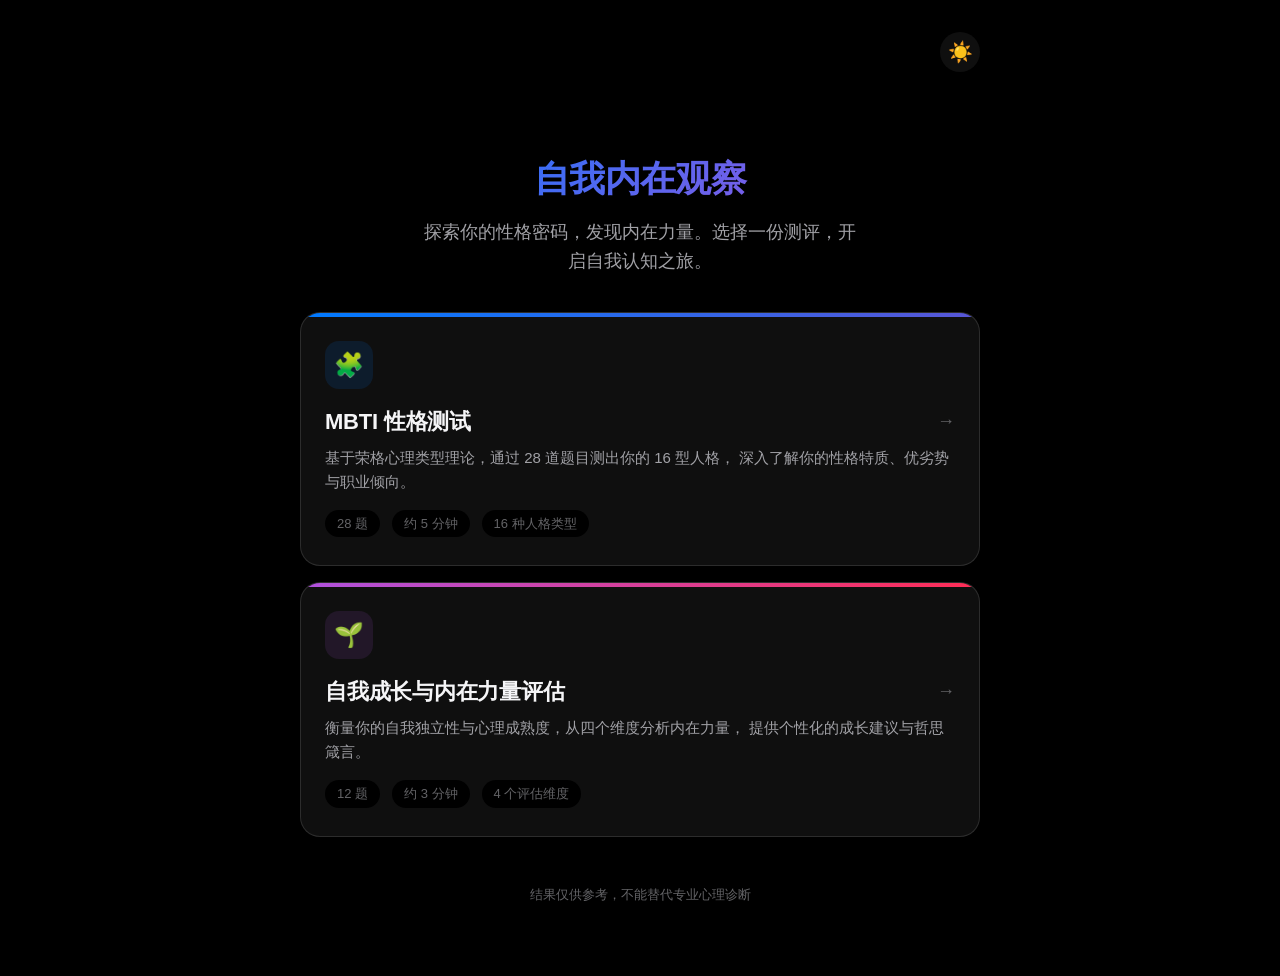
<file: index.html>
<!DOCTYPE html>
<html lang="zh-CN">
<head>
  <meta charset="UTF-8">
  <meta name="viewport" content="width=device-width, initial-scale=1.0, viewport-fit=cover">
  <meta name="apple-mobile-web-app-capable" content="yes">
  <meta name="apple-mobile-web-app-status-bar-style" content="default">
  <meta name="theme-color" content="#000000">
  <title>自我内在观察</title>
  <style>
    /* ============ CSS Variables ============ */
    :root {
      --color-bg: #F5F5F7;
      --color-surface: rgba(255, 255, 255, 0.8);
      --color-surface-hover: rgba(255, 255, 255, 0.95);
      --color-text: #1D1D1F;
      --color-text-secondary: #6E6E73;
      --color-text-tertiary: #AEAEB2;
      --color-accent: #0071E3;
      --color-accent-2: #5856D6;
      --color-border: rgba(0, 0, 0, 0.08);
      --color-shadow: rgba(0, 0, 0, 0.06);
      --color-gradient-1: #007AFF;
      --color-gradient-2: #5856D6;
      --color-gradient-3: #AF52DE;
      --color-gradient-4: #FF2D55;
      --font-family: -apple-system, BlinkMacSystemFont, 'SF Pro Display', 'SF Pro Text',
        'Helvetica Neue', 'PingFang SC', 'Hiragino Sans GB', 'Microsoft YaHei', sans-serif;
      --radius-card: 20px;
      --radius-button: 9999px;
      --transition: 0.3s cubic-bezier(0.25, 0.1, 0.25, 1);
    }

    [data-theme="dark"] {
      --color-bg: #000000;
      --color-surface: rgba(255, 255, 255, 0.06);
      --color-surface-hover: rgba(255, 255, 255, 0.1);
      --color-text: #F5F5F7;
      --color-text-secondary: #A1A1A6;
      --color-text-tertiary: #636366;
      --color-accent: #0A84FF;
      --color-accent-2: #5E5CE6;
      --color-border: rgba(255, 255, 255, 0.12);
      --color-shadow: rgba(0, 0, 0, 0.3);
    }

    @media (prefers-color-scheme: dark) {
      :root:not([data-theme="light"]) {
        --color-bg: #000000;
        --color-surface: rgba(255, 255, 255, 0.06);
        --color-surface-hover: rgba(255, 255, 255, 0.1);
        --color-text: #F5F5F7;
        --color-text-secondary: #A1A1A6;
        --color-text-tertiary: #636366;
        --color-accent: #0A84FF;
        --color-accent-2: #5E5CE6;
        --color-border: rgba(255, 255, 255, 0.12);
        --color-shadow: rgba(0, 0, 0, 0.3);
      }
    }

    /* ============ Reset & Base ============ */
    *, *::before, *::after {
      margin: 0;
      padding: 0;
      box-sizing: border-box;
    }

    html {
      -webkit-font-smoothing: antialiased;
      -moz-osx-font-smoothing: grayscale;
    }

    body {
      font-family: var(--font-family);
      background: var(--color-bg);
      color: var(--color-text);
      min-height: 100vh;
      min-height: 100dvh;
      display: flex;
      flex-direction: column;
      align-items: center;
      transition: background 0.3s ease, color 0.3s ease;
      line-height: 1.5;
    }

    .container {
      width: 100%;
      max-width: 720px;
      padding: 24px 20px 48px;
      display: flex;
      flex-direction: column;
      gap: 24px;
    }

    /* ============ Top Bar ============ */
    .top-bar {
      display: flex;
      justify-content: space-between;
      align-items: center;
      padding: 8px 0;
    }

    .theme-toggle {
      width: 40px;
      height: 40px;
      border-radius: 50%;
      border: none;
      background: var(--color-surface);
      backdrop-filter: blur(20px);
      -webkit-backdrop-filter: blur(20px);
      cursor: pointer;
      font-size: 20px;
      display: flex;
      align-items: center;
      justify-content: center;
      color: var(--color-text);
      transition: var(--transition);
    }

    .theme-toggle:hover {
      background: var(--color-surface-hover);
      transform: scale(1.05);
    }

    .theme-toggle:active {
      transform: scale(0.95);
    }

    /* ============ Hero ============ */
    .hero {
      text-align: center;
      padding: 48px 0 12px;
      animation: fadeInUp 0.6s cubic-bezier(0.25, 0.1, 0.25, 1);
    }

    .hero h1 {
      font-size: 36px;
      font-weight: 700;
      letter-spacing: -0.02em;
      margin-bottom: 12px;
      background: linear-gradient(135deg, var(--color-gradient-1), var(--color-gradient-3));
      -webkit-background-clip: text;
      -webkit-text-fill-color: transparent;
      background-clip: text;
    }

    .hero p {
      font-size: 18px;
      color: var(--color-text-secondary);
      line-height: 1.6;
      max-width: 440px;
      margin: 0 auto;
    }

    /* ============ Cards ============ */
    .cards {
      display: flex;
      flex-direction: column;
      gap: 16px;
    }

    .card {
      display: block;
      text-decoration: none;
      color: inherit;
      background: var(--color-surface);
      backdrop-filter: blur(20px);
      -webkit-backdrop-filter: blur(20px);
      border: 1px solid var(--color-border);
      border-radius: var(--radius-card);
      padding: 28px 24px;
      transition: var(--transition);
      cursor: pointer;
      position: relative;
      overflow: hidden;
      animation: fadeInUp 0.6s cubic-bezier(0.25, 0.1, 0.25, 1) both;
    }

    .card:nth-child(1) { animation-delay: 0.1s; }
    .card:nth-child(2) { animation-delay: 0.2s; }

    .card:hover {
      background: var(--color-surface-hover);
      transform: translateY(-2px);
      box-shadow: 0 8px 32px var(--color-shadow);
    }

    .card:active {
      transform: scale(0.98);
    }

    .card-accent {
      position: absolute;
      top: 0;
      left: 0;
      width: 100%;
      height: 4px;
    }

    .card:nth-child(1) .card-accent {
      background: linear-gradient(90deg, var(--color-gradient-1), var(--color-gradient-2));
    }

    .card:nth-child(2) .card-accent {
      background: linear-gradient(90deg, var(--color-gradient-3), var(--color-gradient-4));
    }

    .card-icon {
      width: 48px;
      height: 48px;
      border-radius: 14px;
      display: flex;
      align-items: center;
      justify-content: center;
      font-size: 24px;
      margin-bottom: 16px;
    }

    .card:nth-child(1) .card-icon {
      background: rgba(0, 122, 255, 0.12);
      color: var(--color-gradient-1);
    }

    .card:nth-child(2) .card-icon {
      background: rgba(175, 82, 222, 0.12);
      color: var(--color-gradient-3);
    }

    .card-header {
      display: flex;
      align-items: center;
      justify-content: space-between;
      margin-bottom: 8px;
    }

    .card h2 {
      font-size: 22px;
      font-weight: 600;
      letter-spacing: -0.01em;
    }

    .card-arrow {
      font-size: 18px;
      color: var(--color-text-tertiary);
      transition: var(--transition);
    }

    .card:hover .card-arrow {
      transform: translateX(4px);
      color: var(--color-accent);
    }

    .card-desc {
      font-size: 15px;
      color: var(--color-text-secondary);
      line-height: 1.6;
      margin-bottom: 16px;
    }

    .card-meta {
      display: flex;
      gap: 12px;
      flex-wrap: wrap;
    }

    .meta-tag {
      font-size: 13px;
      color: var(--color-text-tertiary);
      background: var(--color-bg);
      border-radius: 9999px;
      padding: 4px 12px;
    }

    /* ============ Footer ============ */
    .footer {
      text-align: center;
      padding: 24px 0;
      color: var(--color-text-tertiary);
      font-size: 13px;
      animation: fadeInUp 0.6s cubic-bezier(0.25, 0.1, 0.25, 1) 0.3s both;
    }

    /* ============ Animations ============ */
    @keyframes fadeInUp {
      from {
        opacity: 0;
        transform: translateY(16px);
      }
      to {
        opacity: 1;
        transform: translateY(0);
      }
    }

    @media (prefers-reduced-motion: reduce) {
      *, *::before, *::after {
        animation-duration: 0.01ms !important;
        transition-duration: 0.01ms !important;
      }
    }

    /* ============ Responsive ============ */
    @media (max-width: 480px) {
      .hero {
        padding: 24px 0 8px;
      }
      .hero h1 {
        font-size: 28px;
      }
      .hero p {
        font-size: 16px;
      }
      .card {
        padding: 22px 18px;
      }
      .card h2 {
        font-size: 20px;
      }
    }
  </style>
</head>
<body>
  <div class="container">
    <!-- Top Bar -->
    <div class="top-bar">
      <div></div>
      <button class="theme-toggle" id="themeToggle" aria-label="切换主题">
        ☀️
      </button>
    </div>

    <!-- Hero -->
    <header class="hero">
      <h1>自我内在观察</h1>
      <p>探索你的性格密码，发现内在力量。选择一份测评，开启自我认知之旅。</p>
    </header>

    <!-- Questionnaire Cards -->
    <nav class="cards">
      <!-- MBTI 卡片 -->
      <a href="mbti/index.html" class="card">
        <div class="card-accent"></div>
        <div class="card-icon">🧩</div>
        <div class="card-header">
          <h2>MBTI 性格测试</h2>
          <span class="card-arrow">→</span>
        </div>
        <p class="card-desc">
          基于荣格心理类型理论，通过 28 道题目测出你的 16 型人格，
          深入了解你的性格特质、优劣势与职业倾向。
        </p>
        <div class="card-meta">
          <span class="meta-tag">28 题</span>
          <span class="meta-tag">约 5 分钟</span>
          <span class="meta-tag">16 种人格类型</span>
        </div>
      </a>

      <!-- 内在力量 卡片 -->
      <a href="inner_power/inner_power.html" class="card">
        <div class="card-accent"></div>
        <div class="card-icon">🌱</div>
        <div class="card-header">
          <h2>自我成长与内在力量评估</h2>
          <span class="card-arrow">→</span>
        </div>
        <p class="card-desc">
          衡量你的自我独立性与心理成熟度，从四个维度分析内在力量，
          提供个性化的成长建议与哲思箴言。
        </p>
        <div class="card-meta">
          <span class="meta-tag">12 题</span>
          <span class="meta-tag">约 3 分钟</span>
          <span class="meta-tag">4 个评估维度</span>
        </div>
      </a>
    </nav>

    <!-- Footer -->
    <footer class="footer">
      结果仅供参考，不能替代专业心理诊断
    </footer>
  </div>

  <script>
    (function () {
      // ========== Theme Management ==========
      const STORAGE_KEY = 'mbti_inner_theme';

      function getSavedTheme () {
        try {
          return localStorage.getItem(STORAGE_KEY);
        } catch (e) {
          return null;
        }
      }

      function applyTheme (theme) {
        if (theme === 'dark') {
          document.documentElement.setAttribute('data-theme', 'dark');
          document.querySelector('meta[name="theme-color"]')
            .setAttribute('content', '#000000');
          updateToggleIcon(true);
        } else if (theme === 'light') {
          document.documentElement.removeAttribute('data-theme');
          document.querySelector('meta[name="theme-color"]')
            .setAttribute('content', '#F5F5F7');
          updateToggleIcon(false);
        } else {
          // auto — remove attribute, let prefers-color-scheme media query handle it
          document.documentElement.removeAttribute('data-theme');
          const isDark = window.matchMedia('(prefers-color-scheme: dark)').matches;
          document.querySelector('meta[name="theme-color"]')
            .setAttribute('content', isDark ? '#000000' : '#F5F5F7');
          updateToggleIcon(isDark);
        }
      }

      function updateToggleIcon (isDark) {
        const btn = document.getElementById('themeToggle');
        if (!btn) return;
        btn.textContent = isDark ? '☀️' : '🌙';
      }

      function toggleTheme () {
        const current = document.documentElement.getAttribute('data-theme');
        let next;
        if (!current) {
          // auto → force opposite of system preference
          const isDark = window.matchMedia('(prefers-color-scheme: dark)').matches;
          next = isDark ? 'light' : 'dark';
        } else if (current === 'dark') {
          next = 'light';
        } else {
          next = 'dark';
        }
        try {
          localStorage.setItem(STORAGE_KEY, next);
        } catch (e) {}
        applyTheme(next);
      }

      // Listen for system theme changes when in auto mode
      window.matchMedia('(prefers-color-scheme: dark)')
        .addEventListener('change', function (e) {
          // re-apply if no explicit theme is saved
          if (!getSavedTheme()) {
            applyTheme(null);
          }
        });

      // Initialize — default to dark mode
      const saved = getSavedTheme();
      if (saved) {
        applyTheme(saved);
      } else {
        applyTheme('dark');
      }

      // Bind toggle
      document.getElementById('themeToggle').addEventListener('click', toggleTheme);

      // Persist theme choice to other projects via localStorage
      // Use the same key convention — each project reads their own, but
      // we broadcast the change so sub-projects can pick it up.
      const broadcastKeys = ['mbti_theme', 'inner_power_theme'];
      broadcastKeys.forEach(function (key) {
        try {
          if (!localStorage.getItem(key)) {
            localStorage.setItem(key, saved || 'dark');
          }
        } catch (e) {}
      });
    })();
  </script>
</body>
</html>
</file>
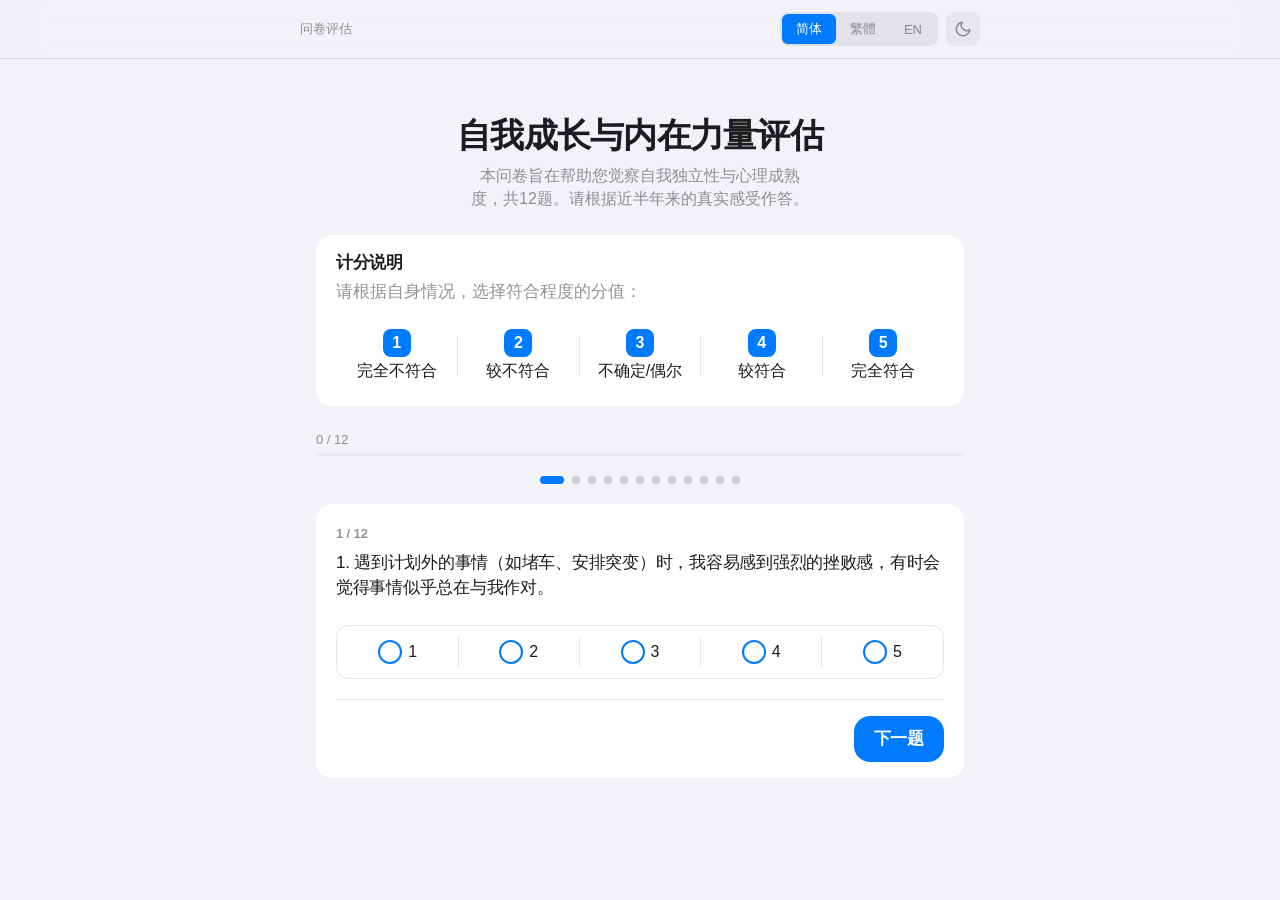
<file: inner_power/inner_power.html>
<!DOCTYPE html>
<html lang="zh-CN">
<head>
    <meta charset="UTF-8">
    <meta name="viewport" content="width=device-width, initial-scale=1.0, viewport-fit=cover">
    <meta name="apple-mobile-web-app-capable" content="yes">
    <meta name="apple-mobile-web-app-status-bar-style" content="default">
    <title>自我成长与内在力量评估</title>
    <link rel="stylesheet" href="css/style.css">
</head>
<body>

    <!-- Navigation Bar -->
    <nav class="nav-bar">
        <div class="nav-content">
            <span class="nav-title" id="navTitle">问卷评估</span>
            <div class="nav-actions">
                <div class="segmented-control">
                    <button class="segment-btn active" onclick="setLang('zh')">简体</button>
                    <button class="segment-btn" onclick="setLang('tw')">繁體</button>
                    <button class="segment-btn" onclick="setLang('en')">EN</button>
                </div>
                <button class="theme-toggle" id="themeToggle" onclick="toggleTheme()" aria-label="Toggle dark mode">
                    <svg class="icon-sun" width="18" height="18" viewBox="0 0 24 24" fill="none" stroke="currentColor" stroke-width="2" stroke-linecap="round" stroke-linejoin="round">
                        <circle cx="12" cy="12" r="5"></circle>
                        <line x1="12" y1="1" x2="12" y2="3"></line>
                        <line x1="12" y1="21" x2="12" y2="23"></line>
                        <line x1="4.22" y1="4.22" x2="5.64" y2="5.64"></line>
                        <line x1="18.36" y1="18.36" x2="19.78" y2="19.78"></line>
                        <line x1="1" y1="12" x2="3" y2="12"></line>
                        <line x1="21" y1="12" x2="23" y2="12"></line>
                        <line x1="4.22" y1="19.78" x2="5.64" y2="18.36"></line>
                        <line x1="18.36" y1="5.64" x2="19.78" y2="4.22"></line>
                    </svg>
                    <svg class="icon-moon" width="18" height="18" viewBox="0 0 24 24" fill="none" stroke="currentColor" stroke-width="2" stroke-linecap="round" stroke-linejoin="round">
                        <path d="M21 12.79A9 9 0 1 1 11.21 3 7 7 0 0 0 21 12.79z"></path>
                    </svg>
                </button>
            </div>
        </div>
    </nav>

    <div class="page-container">
        <!-- Hero Header -->
        <header class="hero">
            <h1 class="hero-title" id="mainTitle">自我成长与<br>内在力量评估</h1>
            <p class="hero-subtitle" id="subtitle">本问卷旨在帮助您觉察自我独立性与心理成熟度，共12题。请根据近半年来的真实感受作答。</p>
        </header>

        <!-- Info Card -->
        <div class="info-card">
            <h2 class="info-card-title" id="scaleTitle">计分说明</h2>
            <p class="info-card-desc" id="scaleDesc">请根据自身情况，选择符合程度的分值：</p>
            <div class="scale-row">
                <div class="scale-item"><div class="scale-badge">1</div><div class="scale-label" data-i18n="s1">完全不符合</div></div>
                <div class="scale-item"><div class="scale-badge">2</div><div class="scale-label" data-i18n="s2">较不符合</div></div>
                <div class="scale-item"><div class="scale-badge">3</div><div class="scale-label" data-i18n="s3">不确定/偶尔</div></div>
                <div class="scale-item"><div class="scale-badge">4</div><div class="scale-label" data-i18n="s4">较符合</div></div>
                <div class="scale-item"><div class="scale-badge">5</div><div class="scale-label" data-i18n="s5">完全符合</div></div>
            </div>
        </div>

        <!-- Quiz Section -->
        <div id="quizSection">
            <!-- Progress -->
            <div class="progress-section">
                <div class="progress-header">
                    <span class="progress-label" id="progressText">0 / 12</span>
                </div>
                <div class="progress-track">
                    <div class="progress-thumb" id="progressThumb"></div>
                </div>
            </div>

            <!-- Question Navigation -->
            <div class="question-nav" id="questionNav"></div>

            <!-- Question Cards (dynamically generated) -->
            <div class="question-container" id="quizForm"></div>
        </div>

        <!-- Result Section -->
        <div id="resultSection" class="result-container">
            <div class="result-hero">
                <div class="result-score-value" id="scoreDisplay">0</div>
                <div class="result-score-label" id="scoreLabel">/ 60</div>
            </div>

            <div style="text-align: center;">
                <div class="result-level" id="levelDisplay">计算中...</div>
            </div>

            <h3 class="result-section-title" id="dimensionTitle">内在力量维度剖析</h3>
            <div class="dimension-grid" id="dimensionGrid"></div>

            <div id="adviceContainer"></div>

            <div class="result-actions">
                <button class="btn btn-primary" onclick="resetQuiz()" id="resetBtn">重新评估</button>
            </div>
        </div>
    </div>

    <!-- JavaScript Modules -->
    <script src="js/translations.js"></script>
    <script src="js/app.js"></script>

</body>
</html>
</file>
<file: inner_power/css/style.css>
/* ============================================
   Apple Human Interface Guidelines
   iOS 18 Style - Clean, Minimal, Typography-First
   ============================================ */

:root {
    /* System Colors - exact Apple values */
    --blue: #007AFF;
    --blue-tint: rgba(0, 122, 255, 0.12);
    --green: #34C759;
    --green-tint: rgba(52, 199, 89, 0.12);
    --orange: #FF9500;
    --orange-tint: rgba(255, 149, 0, 0.12);
    --red: #FF3B30;
    --red-tint: rgba(255, 59, 48, 0.12);
    --purple: #AF52DE;
    --pink: #FF2D55;
    --teal: #5AC8FA;
    --indigo: #5856D6;

    /* Background - Apple grouped table style */
    --bg: #F2F2F7;
    --card-bg: #FFFFFF;
    --card-inset: #F9F9FB;

    /* Label colors - Apple standard */
    --label: #1C1C1E;
    --label-secondary: rgba(60, 60, 67, 0.55);
    --label-tertiary: rgba(60, 60, 67, 0.3);

    /* Separators */
    --separator: rgba(60, 60, 67, 0.12);
    --separator-heavy: rgba(60, 60, 67, 0.2);

    /* Fill backgrounds */
    --fill-secondary: rgba(118, 118, 128, 0.08);
    --fill-tertiary: rgba(118, 118, 128, 0.12);

    /* SF Pro font stack */
    --font: -apple-system, BlinkMacSystemFont, "SF Pro Display", "SF Pro Text",
            "Helvetica Neue", "PingFang SC", "Hiragino Sans GB", sans-serif;

    /* Apple text styles */
    --large-title: 34px;
    --title1: 28px;
    --title2: 22px;
    --title3: 20px;
    --headline: 17px;
    --body: 17px;
    --callout: 16px;
    --subheadline: 15px;
    --footnote: 13px;
    --caption1: 12px;
    --caption2: 11px;

    /* Font weights */
    --regular: 400;
    --medium: 500;
    --semibold: 600;
    --bold: 700;

    /* Line heights */
    --lh-tight: 1.20;
    --lh-medium: 1.30;
    --lh-normal: 1.47;

    /* 8pt grid spacing */
    --space-2: 2px;
    --space-4: 4px;
    --space-8: 8px;
    --space-12: 12px;
    --space-16: 16px;
    --space-20: 20px;
    --space-24: 24px;
    --space-32: 32px;
    --space-40: 40px;
    --space-48: 48px;

    /* Corner radii */
    --radius-sm: 8px;
    --radius-md: 10px;
    --radius-lg: 12px;
    --radius-xl: 16px;
    --radius-full: 100px;

    /* Transitions */
    --ease: 0.25s cubic-bezier(0.4, 0, 0.2, 1);
}

/* Dark mode */
@media (prefers-color-scheme: dark) {
    :root {
        --bg: #000000;
        --card-bg: #1C1C1E;
        --card-inset: #2C2C2E;
        --label: #FFFFFF;
        --label-secondary: rgba(235, 235, 245, 0.55);
        --label-tertiary: rgba(235, 235, 245, 0.3);
        --separator: rgba(84, 84, 88, 0.65);
        --separator-heavy: rgba(84, 84, 88, 0.8);
        --fill-secondary: rgba(120, 120, 128, 0.16);
        --fill-tertiary: rgba(120, 120, 128, 0.24);
        --blue-tint: rgba(10, 132, 255, 0.2);
        --green-tint: rgba(48, 209, 88, 0.2);
        --orange-tint: rgba(255, 159, 10, 0.2);
        --red-tint: rgba(255, 69, 58, 0.2);
    }
}

/* Reset */
*, *::before, *::after {
    margin: 0;
    padding: 0;
    box-sizing: border-box;
}

html {
    -webkit-text-size-adjust: 100%;
    -webkit-font-smoothing: antialiased;
    -moz-osx-font-smoothing: grayscale;
}

body {
    font-family: var(--font);
    background: var(--bg);
    color: var(--label);
    font-size: var(--body);
    font-weight: var(--regular);
    line-height: var(--lh-normal);
}

/* ========== Page ========== */
.page-container {
    max-width: 680px;
    margin: 0 auto;
    padding: 0 var(--space-16) var(--space-48);
}

/* ========== Navigation Bar ========== */
.nav-bar {
    position: sticky;
    top: 0;
    z-index: 100;
    padding: var(--space-12) var(--space-16);
    margin-bottom: var(--space-24);
    background: rgba(242, 242, 247, 0.72);
    backdrop-filter: saturate(180%) blur(20px);
    -webkit-backdrop-filter: saturate(180%) blur(20px);
    border-bottom: 0.5px solid var(--separator);
}

@media (prefers-color-scheme: dark) {
    .nav-bar { background: rgba(0, 0, 0, 0.72); }
}

.nav-content {
    display: flex;
    align-items: center;
    justify-content: space-between;
    max-width: 680px;
    margin: 0 auto;
}

.nav-title {
    font-size: var(--footnote);
    font-weight: var(--medium);
    color: var(--label-secondary);
}

/* ========== Segmented Control ========== */
.nav-actions {
    display: flex;
    align-items: center;
    gap: var(--space-8);
}

/* Theme Toggle Button */
.theme-toggle {
    width: 34px;
    height: 34px;
    display: flex;
    align-items: center;
    justify-content: center;
    background: var(--fill-secondary);
    border: none;
    border-radius: var(--radius-sm);
    color: var(--label-secondary);
    cursor: pointer;
    transition: all var(--ease);
    padding: 0;
}

.theme-toggle:hover {
    background: var(--fill-tertiary);
    color: var(--label);
}

/* Force dark mode */
html[data-theme="dark"] {
    --bg: #000000;
    --card-bg: #1C1C1E;
    --card-inset: #2C2C2E;
    --label: #FFFFFF;
    --label-secondary: rgba(235, 235, 245, 0.55);
    --label-tertiary: rgba(235, 235, 245, 0.3);
    --separator: rgba(84, 84, 88, 0.65);
    --separator-heavy: rgba(84, 84, 88, 0.8);
    --fill-secondary: rgba(120, 120, 128, 0.16);
    --fill-tertiary: rgba(120, 120, 128, 0.24);
    --blue-tint: rgba(10, 132, 255, 0.2);
    --green-tint: rgba(48, 209, 88, 0.2);
    --orange-tint: rgba(255, 159, 10, 0.2);
    --red-tint: rgba(255, 69, 58, 0.2);
}

html[data-theme="dark"] .nav-bar {
    background: rgba(0, 0, 0, 0.72);
}

/* Light mode default: show moon icon */
.icon-sun { display: none; }
.icon-moon { display: block; }

html[data-theme="dark"] .theme-toggle .icon-sun { display: block; }
html[data-theme="dark"] .theme-toggle .icon-moon { display: none; }

@media (prefers-color-scheme: dark) {
    html:not([data-theme="light"]) .theme-toggle .icon-sun { display: block; }
    html:not([data-theme="light"]) .theme-toggle .icon-moon { display: none; }
}

/* ========== Segmented Control ========== */
.segmented-control {
    display: inline-flex;
    background: var(--fill-tertiary);
    border-radius: var(--radius-sm);
    padding: 2px;
    gap: 0;
}

.segment-btn {
    background: transparent;
    border: none;
    padding: 6px 14px;
    font-size: var(--footnote);
    font-weight: var(--medium);
    color: var(--label-secondary);
    cursor: pointer;
    border-radius: 6px;
    transition: all var(--ease);
    font-family: inherit;
    white-space: nowrap;
}

.segment-btn.active {
    background: var(--blue);
    color: #FFFFFF;
    box-shadow: 0 1px 2px rgba(0, 0, 0, 0.06);
}

/* ========== Hero ========== */
.hero {
    text-align: center;
    padding: var(--space-32) 0 var(--space-24);
}

.hero-icon {
    font-size: 44px;
    line-height: 1;
    margin-bottom: var(--space-16);
    display: block;
}

.hero-title {
    font-size: var(--large-title);
    font-weight: var(--bold);
    line-height: var(--lh-tight);
    letter-spacing: -0.022em;
    margin-bottom: var(--space-8);
}

.hero-subtitle {
    font-size: var(--callout);
    color: var(--label-secondary);
    max-width: 340px;
    margin: 0 auto;
    line-height: var(--lh-normal);
}

/* ========== Info Card ========== */
.info-card {
    background: var(--card-bg);
    border-radius: var(--radius-xl);
    padding: var(--space-16) var(--space-20);
    margin-bottom: var(--space-24);
}

.info-card-title {
    font-size: var(--headline);
    font-weight: var(--semibold);
    letter-spacing: -0.015em;
    margin-bottom: var(--space-4);
}

.info-card-desc {
    font-size: var(--body);
    color: var(--label-secondary);
    margin-bottom: var(--space-16);
}

/* ========== Scale Row (Horizontal) ========== */
.scale-row {
    display: flex;
    align-items: stretch;
}

.scale-item {
    display: flex;
    flex-direction: column;
    align-items: center;
    gap: var(--space-4);
    flex: 1;
    padding: var(--space-8) 0;
    position: relative;
}

.scale-item:not(:last-child)::after {
    content: '';
    position: absolute;
    right: 0;
    top: 20%;
    height: 60%;
    width: 0.5px;
    background: var(--separator);
}

.scale-badge {
    width: 28px;
    height: 28px;
    display: flex;
    align-items: center;
    justify-content: center;
    border-radius: var(--radius-sm);
    background: var(--blue);
    color: #FFFFFF;
    font-size: var(--callout);
    font-weight: var(--semibold);
}

.scale-label {
    font-size: var(--callout);
    font-weight: var(--medium);
    color: var(--label);
    text-align: center;
    line-height: 1.3;
}

/* ========== Progress Bar ========== */
.progress-section {
    margin-bottom: var(--space-20);
}

.progress-header {
    display: flex;
    justify-content: space-between;
    margin-bottom: var(--space-4);
}

.progress-label {
    font-size: var(--footnote);
    font-weight: var(--medium);
    color: var(--label-secondary);
}

.progress-track {
    height: 3px;
    background: var(--fill-secondary);
    border-radius: 1.5px;
    overflow: hidden;
}

.progress-thumb {
    height: 100%;
    background: var(--blue);
    border-radius: 1.5px;
    width: 0%;
    transition: width 0.35s cubic-bezier(0.4, 0, 0.2, 1);
}

/* ========== Question Nav Dots ========== */
.question-nav {
    display: flex;
    justify-content: center;
    gap: var(--space-8);
    margin-bottom: var(--space-20);
}

.q-indicator {
    width: 8px;
    height: 8px;
    border-radius: 50%;
    background: var(--separator-heavy);
    cursor: pointer;
    transition: all var(--ease);
    border: none;
    flex-shrink: 0;
}

.q-indicator:hover { opacity: 0.6; }

.q-indicator.active {
    width: 24px;
    border-radius: 4px;
    background: var(--blue);
}

.q-indicator.answered {
    background: var(--blue);
    opacity: 0.4;
}

.q-indicator.answered.active {
    opacity: 1;
}

/* ========== Question Card ========== */
.question-container {
    position: relative;
}

.question-card {
    background: var(--card-bg);
    border-radius: var(--radius-xl);
    padding: var(--space-20) var(--space-20) var(--space-16);
    display: none;
}

.question-card.active {
    display: block;
    animation: fadeIn 0.3s ease;
}

@keyframes fadeIn {
    from { opacity: 0; transform: translateY(6px); }
    to { opacity: 1; transform: translateY(0); }
}

.question-counter {
    font-size: var(--footnote);
    font-weight: var(--semibold);
    color: var(--label-secondary);
    letter-spacing: -0.01em;
    margin-bottom: var(--space-8);
}

.question-text {
    font-size: var(--body);
    font-weight: var(--regular);
    line-height: var(--lh-normal);
    letter-spacing: -0.015em;
    margin-bottom: var(--space-24);
    color: var(--label);
}

/* ========== Option Selector (Apple Radio Style) ========== */
.option-group {
    display: flex;
    flex-direction: row;
    gap: 0;
    padding: 0;
    margin: 0;
    border: 0.5px solid var(--separator);
    border-radius: var(--radius-lg);
    overflow: hidden;
}

.option-item {
    display: flex;
    align-items: center;
    justify-content: center;
    gap: 6px;
    flex: 1;
    padding: 14px 0;
    cursor: pointer;
    position: relative;
    transition: background var(--ease);
}

.option-item:hover {
    background: var(--fill-secondary);
}

.option-item:active {
    background: var(--fill-tertiary);
}

.option-item:not(:last-child)::after {
    content: '';
    position: absolute;
    right: 0;
    top: 20%;
    height: 60%;
    width: 0.5px;
    background: var(--separator);
}

.option-input {
    display: none;
}

/* Radio circle */
.option-radio {
    width: 24px;
    height: 24px;
    border-radius: 50%;
    border: 2px solid var(--blue);
    display: flex;
    align-items: center;
    justify-content: center;
    transition: all var(--ease);
    flex-shrink: 0;
}

.option-radio::after {
    content: '';
    width: 12px;
    height: 12px;
    border-radius: 50%;
    background: var(--blue);
    transform: scale(0);
    transition: transform var(--ease);
}

.option-input:checked + .option-item .option-radio {
    border-color: var(--blue);
}

.option-input:checked + .option-item .option-radio::after {
    transform: scale(1);
}

.option-input:checked + .option-item .option-label-text {
    font-weight: var(--semibold);
    color: var(--label);
}

.option-label-text {
    font-size: var(--callout);
    font-weight: var(--medium);
    color: var(--label);
}

/* Option number indicator - removed */

/* ========== Nav Footer ========== */
.nav-footer {
    display: flex;
    gap: var(--space-12);
    margin-top: var(--space-20);
    padding-top: var(--space-16);
    border-top: 0.5px solid var(--separator);
    justify-content: flex-end;
}

/* ========== Buttons ========== */
.btn {
    flex: none;
    padding: var(--space-12) var(--space-20);
    border: none;
    border-radius: var(--radius-xl);
    font-size: var(--headline);
    font-weight: var(--semibold);
    cursor: pointer;
    transition: all var(--ease);
    text-align: center;
    letter-spacing: -0.015em;
    font-family: inherit;
    line-height: 1.3;
}

.btn:active {
    transform: scale(0.97);
}

.btn-secondary {
    background: var(--fill-tertiary);
    color: var(--blue);
}

.btn-secondary:hover {
    opacity: 0.7;
}

.btn-primary {
    background: var(--blue);
    color: #FFFFFF;
}

.btn-primary:hover {
    opacity: 0.85;
}

.btn-primary:disabled {
    opacity: 0.4;
    cursor: not-allowed;
}

.btn-submit {
    width: 100%;
    padding: var(--space-12) var(--space-16);
    background: var(--blue);
    color: #FFFFFF;
    border: none;
    border-radius: var(--radius-xl);
    font-size: var(--headline);
    font-weight: var(--semibold);
    cursor: pointer;
    transition: all var(--ease);
    margin-top: var(--space-20);
    letter-spacing: -0.015em;
    font-family: inherit;
    line-height: 1.3;
    display: none;
}

.btn-submit.visible {
    display: block;
    animation: fadeIn 0.3s ease;
}

.btn-submit:hover {
    opacity: 0.85;
}

.btn-submit:active {
    transform: scale(0.97);
}

/* ========== Result ========== */
.result-container { display: none; }
.result-container.visible { display: block; animation: fadeIn 0.4s ease; }

.result-hero {
    text-align: center;
    padding: var(--space-40) 0 var(--space-24);
}

.result-score-value {
    font-size: 56px;
    font-weight: var(--bold);
    letter-spacing: -0.03em;
    color: var(--blue);
    line-height: 1;
    margin-bottom: var(--space-4);
}

.result-score-label {
    font-size: var(--subheadline);
    color: var(--label-tertiary);
}

.result-level {
    display: inline-block;
    padding: var(--space-8) var(--space-16);
    border-radius: var(--radius-full);
    font-size: var(--headline);
    font-weight: var(--semibold);
    letter-spacing: -0.015em;
    margin-bottom: var(--space-32);
}

.result-section-title {
    font-size: var(--title3);
    font-weight: var(--semibold);
    letter-spacing: -0.018em;
    margin-bottom: var(--space-16);
}

.dimension-grid {
    display: grid;
    grid-template-columns: 1fr 1fr;
    gap: var(--space-12);
    margin-bottom: var(--space-24);
}

.dimension-card {
    background: var(--card-bg);
    border-radius: var(--radius-xl);
    padding: var(--space-16);
}

.dimension-name {
    font-size: var(--subheadline);
    font-weight: var(--medium);
    color: var(--label-secondary);
    margin-bottom: var(--space-2);
}

.dimension-value {
    font-size: var(--title2);
    font-weight: var(--bold);
    letter-spacing: -0.018em;
    color: var(--blue);
}

.advice-card {
    background: var(--card-bg);
    border-radius: var(--radius-xl);
    padding: var(--space-16);
    margin-bottom: var(--space-12);
    border-left: 3px solid var(--blue);
}

.advice-title {
    font-size: var(--headline);
    font-weight: var(--semibold);
    color: var(--label);
    margin-bottom: var(--space-8);
    letter-spacing: -0.015em;
}

.advice-text {
    font-size: var(--callout);
    line-height: var(--lh-normal);
    color: var(--label-secondary);
}

.quote-card {
    background: var(--fill-secondary);
    border-radius: var(--radius-xl);
    padding: var(--space-16);
    margin-bottom: var(--space-12);
}

.quote-text {
    font-size: var(--callout);
    line-height: var(--lh-normal);
    color: var(--label-secondary);
    font-style: italic;
}

.quote-classic {
    color: var(--blue);
}

.result-actions {
    margin-top: var(--space-32);
    display: flex;
    flex-direction: column;
    gap: var(--space-12);
}

/* ========== Responsive ========== */
@media (max-width: 600px) {
    .page-container { padding: 0 var(--space-12) var(--space-40); }

    .nav-bar {
        margin-bottom: var(--space-20);
        padding: var(--space-8) var(--space-12);
    }

    .nav-content { max-width: 100%; }

    .hero { padding: var(--space-24) 0 var(--space-16); }
    .hero-title { font-size: 28px; }

    .question-card { padding: var(--space-16); }
    .question-text { margin-bottom: var(--space-20); }

    .option-item { padding: var(--space-10) var(--space-4); }

    .segmented-control { display: flex; }

    .dimension-grid { grid-template-columns: 1fr; }
    .result-score-value { font-size: 48px; }

    .segment-btn { padding: 5px 10px; }
}

/* ========== Accessibility ========== */
@media (prefers-reduced-motion: reduce) {
    *, *::before, *::after {
        animation-duration: 0.01ms !important;
        transition-duration: 0.01ms !important;
    }
}

/* Focus */
.btn:focus-visible,
.btn-submit:focus-visible,
.theme-toggle:focus-visible,
.segment-btn:focus-visible,
.option-item:focus-visible,
.q-indicator:focus-visible {
    outline: 2px solid var(--blue);
    outline-offset: 2px;
}
</file>
